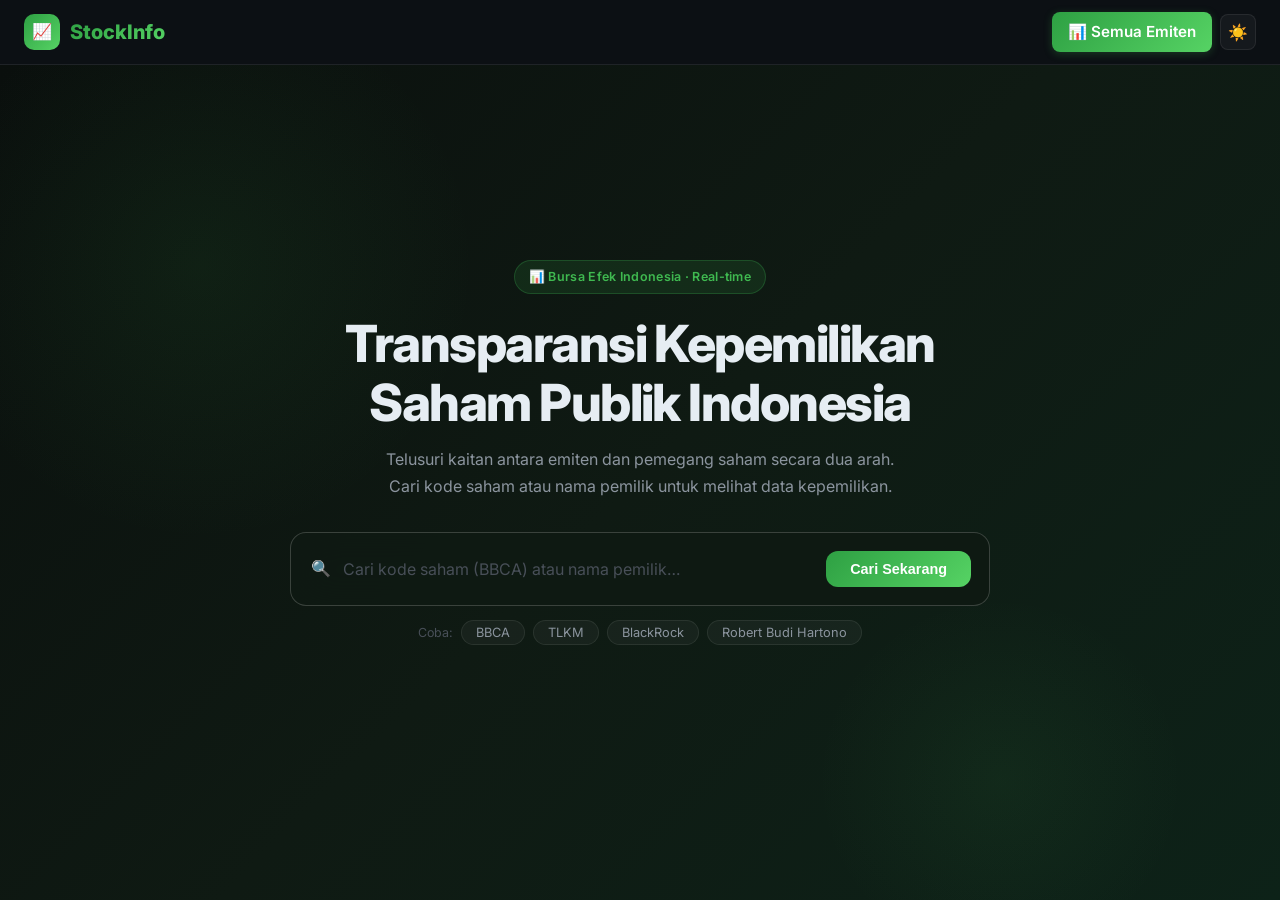
<file: index.html>
<!DOCTYPE html>
<html lang="id" data-theme="dark">

<head>
    <meta charset="UTF-8">
    <meta name="viewport" content="width=device-width, initial-scale=1.0">
    <title>StockInfo — Transparansi Kepemilikan Saham</title>
    <meta name="description" content="Platform transparansi kepemilikan saham publik Indonesia.">
    <link rel="stylesheet" href="assets/css/style.css?v=2">
    <style>
        /* Lock to one screen, no scroll */
        html,
        body {
            height: 100%;
            overflow: hidden;
        }

        .home-wrap {
            display: flex;
            flex-direction: column;
            height: 100vh;
        }

        /* Hero fills remaining space */
        .home-hero {
            flex: 1;
            display: flex;
            flex-direction: column;
            align-items: center;
            justify-content: center;
            padding: 0 24px 32px;
            background: var(--gradient-hero);
            position: relative;
            overflow: hidden;
        }

        /* Subtle green glow blobs */
        .home-hero::before {
            content: '';
            position: absolute;
            width: 600px;
            height: 600px;
            border-radius: 50%;
            background: radial-gradient(circle, rgba(63, 185, 80, 0.08) 0%, transparent 65%);
            top: -100px;
            left: -100px;
            pointer-events: none;
        }

        .home-hero::after {
            content: '';
            position: absolute;
            width: 400px;
            height: 400px;
            border-radius: 50%;
            background: radial-gradient(circle, rgba(86, 211, 100, 0.06) 0%, transparent 65%);
            bottom: -80px;
            right: 80px;
            pointer-events: none;
        }

        .home-content {
            position: relative;
            z-index: 1;
            text-align: center;
            max-width: 700px;
            width: 100%;
        }

        .hero-badge {
            display: inline-flex;
            align-items: center;
            gap: 6px;
            padding: 6px 14px;
            background: rgba(63, 185, 80, 0.12);
            border: 1px solid rgba(63, 185, 80, 0.25);
            border-radius: 20px;
            font-size: 0.78rem;
            font-weight: 600;
            color: var(--accent-green);
            margin-bottom: 20px;
            letter-spacing: 0.3px;
        }

        .home-h1 {
            font-size: clamp(2rem, 4vw, 3.2rem);
            font-weight: 800;
            line-height: 1.15;
            letter-spacing: -0.03em;
            margin-bottom: 14px;
        }

        .home-sub {
            font-size: 1rem;
            color: var(--text-secondary);
            line-height: 1.7;
            margin-bottom: 32px;
        }

        /* Search */
        .home-search-wrap {
            position: relative;
            margin-bottom: 14px;
        }

        .home-search-bar {
            display: flex;
            align-items: center;
            gap: 12px;
            background: var(--bg-card);
            border: 1px solid var(--border-hover);
            border-radius: var(--radius-lg);
            padding: 12px 12px 12px 20px;
            backdrop-filter: blur(20px);
            transition: border-color var(--transition), box-shadow var(--transition);
        }

        .home-search-bar:focus-within {
            border-color: var(--accent-green);
            box-shadow: 0 0 0 3px rgba(63, 185, 80, 0.15), var(--shadow-glow);
        }

        .home-search-bar input {
            flex: 1;
            background: none;
            border: none;
            outline: none;
            color: var(--text-primary);
            font-size: 1rem;
            font-family: inherit;
        }

        .home-search-bar input::placeholder {
            color: var(--text-muted);
        }

        .home-search-bar .search-btn {
            padding: 10px 24px;
            background: var(--gradient-accent);
            color: #fff;
            border: none;
            border-radius: var(--radius-md);
            font-weight: 600;
            font-size: 0.9rem;
            cursor: pointer;
            transition: opacity var(--transition), transform var(--transition);
            white-space: nowrap;
        }

        .home-search-bar .search-btn:hover {
            opacity: 0.88;
            transform: translateY(-1px);
        }

        .search-results {
            position: absolute;
            top: calc(100% + 8px);
            left: 0;
            right: 0;
            background: var(--bg-secondary);
            border: 1px solid var(--border);
            border-radius: var(--radius-md);
            box-shadow: var(--shadow-card);
            display: none;
            z-index: 200;
            max-height: 320px;
            overflow-y: auto;
        }

        .search-results.active {
            display: block;
        }

        /* Chips */
        .home-chips {
            display: flex;
            align-items: center;
            justify-content: center;
            gap: 8px;
            flex-wrap: wrap;
            font-size: 0.78rem;
            color: var(--text-muted);
            margin-bottom: 28px;
        }

        .home-chips .chip {
            padding: 4px 14px;
            background: var(--bg-glass);
            border: 1px solid var(--border);
            border-radius: 20px;
            cursor: pointer;
            font-size: 0.8rem;
            color: var(--text-secondary);
            transition: all var(--transition);
            font-family: inherit;
        }

        .home-chips .chip:hover {
            border-color: var(--accent-green);
            color: var(--accent-green);
            background: rgba(63, 185, 80, 0.08);
        }

        /* Browse CTA */
        .home-cta-link {
            display: inline-flex;
            align-items: center;
            gap: 10px;
            padding: 13px 32px;
            background: var(--gradient-accent);
            color: #fff;
            font-weight: 700;
            font-size: 0.95rem;
            border-radius: var(--radius-md);
            text-decoration: none;
            transition: opacity var(--transition), transform var(--transition), box-shadow var(--transition);
            box-shadow: 0 4px 20px rgba(63, 185, 80, 0.3);
        }

        .home-cta-link:hover {
            opacity: 0.9;
            transform: translateY(-2px);
            box-shadow: 0 8px 28px rgba(63, 185, 80, 0.4);
        }

        .home-cta-link .arrow {
            transition: transform var(--transition);
        }

        .home-cta-link:hover .arrow {
            transform: translateX(4px);
        }

        /* ---- Feature cards ---- */
        .home-features {
            display: grid;
            grid-template-columns: 1fr 1fr;
            gap: 12px;
            margin-top: 24px;
        }

        .feat-card {
            display: flex;
            align-items: center;
            gap: 12px;
            padding: 14px 16px;
            background: var(--bg-card);
            border: 1px solid var(--border);
            border-radius: var(--radius-md);
            backdrop-filter: blur(20px);
            text-decoration: none;
            color: var(--text-primary);
            transition: all var(--transition);
            position: relative;
            overflow: hidden;
        }

        .feat-card::before {
            content: '';
            position: absolute;
            inset: 0;
            background: linear-gradient(135deg, rgba(63, 185, 80, 0.06), transparent);
            opacity: 0;
            transition: opacity var(--transition);
        }

        .feat-card:hover {
            border-color: var(--accent-green);
            box-shadow: 0 4px 20px rgba(63, 185, 80, 0.18);
            transform: translateY(-2px);
            opacity: 1;
        }

        .feat-card:hover::before {
            opacity: 1;
        }

        .feat-icon {
            width: 40px;
            height: 40px;
            border-radius: 10px;
            background: rgba(63, 185, 80, 0.12);
            display: flex;
            align-items: center;
            justify-content: center;
            font-size: 1.1rem;
            flex-shrink: 0;
        }

        .feat-text {
            flex: 1;
        }

        .feat-title {
            font-weight: 700;
            font-size: 0.9rem;
            color: var(--text-primary);
        }

        .feat-sub {
            font-size: 0.75rem;
            color: var(--text-secondary);
            margin-top: 2px;
        }

        .feat-arrow {
            color: var(--accent-green);
            font-size: 1rem;
            transition: transform var(--transition);
        }

        .feat-card:hover .feat-arrow {
            transform: translateX(4px);
        }
    </style>
</head>

<body>
    <div class="home-wrap">

        <!-- NAVBAR -->
        <nav class="navbar">
            <div class="container navbar-inner">
                <a href="index.html" class="logo">
                    <div class="logo-icon">📈</div>
                    <span>StockInfo</span>
                </a>
                <div class="nav-actions">
                    <a href="stocks.html" class="nav-stocks-btn">📊 Semua Emiten</a>
                    <button class="theme-toggle" id="themeToggle" title="Toggle Dark/Light Mode">🌙</button>
                </div>
            </div>
        </nav>

        <!-- HERO — fills 100vh minus navbar -->
        <section class="home-hero">
            <div class="home-content">

                <div class="hero-badge">📊 Bursa Efek Indonesia · Real-time</div>

                <h1 class="home-h1">
                    Transparansi Kepemilikan<br>
                    <span class="gradient-text">Saham Publik Indonesia</span>
                </h1>

                <p class="home-sub">
                    Telusuri kaitan antara emiten dan pemegang saham secara dua arah.<br>
                    Cari kode saham atau nama pemilik untuk melihat data kepemilikan.
                </p>

                <!-- Search bar -->
                <div class="home-search-wrap">
                    <div class="home-search-bar">
                        <span>🔍</span>
                        <input type="text" id="heroSearch" placeholder="Cari kode saham (BBCA) atau nama pemilik…"
                            autocomplete="off">
                        <button class="search-btn" onclick="triggerSearch()">Cari Sekarang</button>
                    </div>
                    <div class="search-results" id="searchResults"></div>
                </div>

                <!-- Hint chips -->
                <div class="home-chips">
                    <span>Coba:</span>
                    <button class="chip" onclick="fillSearch('BBCA')">BBCA</button>
                    <button class="chip" onclick="fillSearch('TLKM')">TLKM</button>
                    <button class="chip" onclick="fillSearch('BlackRock')">BlackRock</button>
                    <button class="chip" onclick="fillSearch('Robert Budi')">Robert Budi Hartono</button>
                </div>


            </div>
        </section>

    </div><!-- .home-wrap -->

    <script src="assets/js/charts.js"></script>
    <script src="assets/js/app.js"></script>
    <script>
        function triggerSearch() {
            const q = document.getElementById('heroSearch').value.trim();
            if (q) doSearch(q, null, document.getElementById('searchResults'), true);
        }
        document.getElementById('heroSearch')?.addEventListener('keydown', e => {
            if (e.key === 'Enter') triggerSearch();
        });
    </script>
</body>

</html>
</file>
<file: assets/css/style.css>
/* ============================================================
   EquityLens — Global Stylesheet
   Dark / Light Mode + Glassmorphism Design System
   ============================================================ */

@import url('https://fonts.googleapis.com/css2?family=Inter:wght@300;400;500;600;700;800&display=swap');

/* ============================================================
   CSS Custom Properties (Theme Tokens)
   ============================================================ */
:root,
[data-theme="dark"] {
    --bg-primary: #0a0f0d;
    --bg-secondary: #0f1a13;
    --bg-tertiary: #142019;
    --bg-card: rgba(15, 26, 19, 0.88);
    --bg-glass: rgba(255, 255, 255, 0.04);
    --border: rgba(255, 255, 255, 0.08);
    --border-hover: rgba(255, 255, 255, 0.18);

    --text-primary: #e6edf3;
    --text-secondary: #8b949e;
    --text-muted: #484f58;

    --accent-blue: #3fb950;
    --accent-green: #3fb950;
    --accent-orange: #f0883e;
    --accent-purple: #56d364;
    --accent-red: #f85149;
    --accent-teal: #39d0c8;

    --gradient-hero: linear-gradient(135deg, #0a0f0d 0%, #0f1a13 50%, #0d2218 100%);
    --gradient-card: linear-gradient(135deg, rgba(63, 185, 80, 0.08) 0%, rgba(86, 211, 100, 0.04) 100%);
    --gradient-accent: linear-gradient(135deg, #2ea043, #56d364);

    --shadow-card: 0 4px 24px rgba(0, 0, 0, 0.4);
    --shadow-hover: 0 8px 32px rgba(63, 185, 80, 0.18);
    --shadow-glow: 0 0 40px rgba(63, 185, 80, 0.12);

    --radius-sm: 8px;
    --radius-md: 12px;
    --radius-lg: 16px;
    --radius-xl: 24px;

    --transition: 0.2s cubic-bezier(0.4, 0, 0.2, 1);
}

[data-theme="light"] {
    --bg-primary: #f0f6f1;
    --bg-secondary: #ffffff;
    --bg-tertiary: #f4faf5;
    --bg-card: rgba(255, 255, 255, 0.92);
    --bg-glass: rgba(0, 0, 0, 0.03);
    --border: rgba(0, 0, 0, 0.08);
    --border-hover: rgba(0, 0, 0, 0.18);

    --text-primary: #0d1117;
    --text-secondary: #57606a;
    --text-muted: #8c959f;

    --accent-blue: #1a7f37;
    --accent-green: #1a7f37;
    --accent-orange: #bc4c00;
    --accent-purple: #2da44e;
    --accent-red: #cf222e;
    --accent-teal: #0e8a7e;

    --gradient-hero: linear-gradient(135deg, #e8f5e9 0%, #f0faf1 50%, #e6f4ea 100%);
    --gradient-card: linear-gradient(135deg, rgba(26, 127, 55, 0.06) 0%, rgba(45, 164, 78, 0.03) 100%);
    --gradient-accent: linear-gradient(135deg, #1a7f37, #2da44e);

    --shadow-card: 0 2px 12px rgba(0, 0, 0, 0.08);
    --shadow-hover: 0 8px 24px rgba(26, 127, 55, 0.14);
    --shadow-glow: 0 0 30px rgba(26, 127, 55, 0.1);
}

/* ============================================================
   Reset & Base
   ============================================================ */
*,
*::before,
*::after {
    box-sizing: border-box;
    margin: 0;
    padding: 0;
}

html {
    scroll-behavior: smooth;
    font-size: 16px;
}

body {
    font-family: 'Inter', -apple-system, BlinkMacSystemFont, sans-serif;
    background: var(--bg-primary);
    color: var(--text-primary);
    line-height: 1.6;
    min-height: 100vh;
    transition: background var(--transition), color var(--transition);
}

a {
    color: var(--accent-blue);
    text-decoration: none;
    transition: opacity var(--transition);
}

a:hover {
    opacity: 0.8;
}

/* ============================================================
   Scrollbar
   ============================================================ */
::-webkit-scrollbar {
    width: 6px;
    height: 6px;
}

::-webkit-scrollbar-track {
    background: var(--bg-primary);
}

::-webkit-scrollbar-thumb {
    background: var(--border-hover);
    border-radius: 3px;
}

/* ============================================================
   Layout
   ============================================================ */
.container {
    max-width: 1280px;
    margin: 0 auto;
    padding: 0 24px;
}

.page-content {
    padding: 32px 0 80px;
}

/* ============================================================
   Navbar
   ============================================================ */
.navbar {
    position: sticky;
    top: 0;
    z-index: 100;
    background: rgba(13, 17, 23, 0.85);
    backdrop-filter: blur(20px);
    -webkit-backdrop-filter: blur(20px);
    border-bottom: 1px solid rgba(255, 255, 255, 0.08);
    transition: background var(--transition);
}

[data-theme="light"] .navbar {
    background: rgba(255, 255, 255, 0.92);
    border-bottom: 1px solid rgba(0, 0, 0, 0.08);
}

.navbar-inner {
    display: flex;
    align-items: center;
    justify-content: space-between;
    height: 64px;
    gap: 16px;
}

.logo {
    display: flex;
    align-items: center;
    gap: 10px;
    font-weight: 800;
    font-size: 1.25rem;
    color: var(--text-primary);
    white-space: nowrap;
    text-decoration: none;
}

.logo-icon {
    width: 36px;
    height: 36px;
    border-radius: 10px;
    background: var(--gradient-accent);
    display: flex;
    align-items: center;
    justify-content: center;
    font-size: 1rem;
    flex-shrink: 0;
}

.logo span {
    background: var(--gradient-accent);
    -webkit-background-clip: text;
    -webkit-text-fill-color: transparent;
    background-clip: text;
}

/* Navbar search */
.nav-search {
    flex: 1;
    max-width: 480px;
    position: relative;
}

.nav-search input {
    width: 100%;
    padding: 10px 16px 10px 44px;
    background: var(--bg-glass);
    border: 1px solid var(--border);
    border-radius: 10px;
    color: var(--text-primary);
    font-size: 0.875rem;
    font-family: inherit;
    outline: none;
    transition: border-color var(--transition), box-shadow var(--transition);
}

.nav-search input:focus {
    border-color: var(--accent-blue);
    box-shadow: 0 0 0 3px rgba(63, 185, 80, 0.15);
}

.nav-search input::placeholder {
    color: var(--text-muted);
}

.nav-search-icon {
    position: absolute;
    left: 14px;
    top: 50%;
    transform: translateY(-50%);
    color: var(--text-muted);
    pointer-events: none;
}

.nav-actions {
    display: flex;
    align-items: center;
    gap: 8px;
}

/* Nav: quick link to all stocks */
.nav-stocks-btn {
    display: inline-flex;
    align-items: center;
    gap: 8px;
    padding: 8px 16px;
    background: var(--gradient-accent);
    border: none;
    color: #fff;
    font-weight: 600;
    font-size: 0.95rem;
    border-radius: var(--radius-sm);
    text-decoration: none;
    white-space: nowrap;
    transition: all var(--transition);
    box-shadow: 0 2px 8px rgba(63, 185, 80, 0.25);
}

.nav-stocks-btn:hover {
    background: var(--accent-green);
    color: #fff;
    opacity: 0.9;
    box-shadow: 0 4px 14px rgba(63, 185, 80, 0.4);
    transform: translateY(-1px);
}

/* Theme Toggle */
.theme-toggle {
    width: 36px;
    height: 36px;
    border-radius: 8px;
    border: 1px solid var(--border);
    background: var(--bg-glass);
    color: var(--text-secondary);
    cursor: pointer;
    display: flex;
    align-items: center;
    justify-content: center;
    transition: all var(--transition);
    font-size: 1rem;
}

.theme-toggle:hover {
    border-color: var(--accent-blue);
    color: var(--accent-blue);
    background: rgba(63, 185, 80, 0.1);
}

/* ============================================================
   Hero Section (Index)
   ============================================================ */
.hero {
    background: var(--gradient-hero);
    padding: 80px 24px 64px;
    text-align: center;
    position: relative;
    overflow: hidden;
}

.hero::before {
    content: '';
    position: absolute;
    inset: 0;
    background: radial-gradient(ellipse 800px 500px at 50% 0%, rgba(63, 185, 80, 0.08) 0%, transparent 70%);
    pointer-events: none;
}

.hero-badge {
    display: inline-flex;
    align-items: center;
    gap: 6px;
    padding: 6px 14px;
    border-radius: 20px;
    border: 1px solid rgba(63, 185, 80, 0.3);
    background: rgba(63, 185, 80, 0.08);
    color: var(--accent-blue);
    font-size: 0.8rem;
    font-weight: 600;
    letter-spacing: 0.3px;
    margin-bottom: 24px;
}

.hero h1 {
    font-size: clamp(2rem, 5vw, 3.5rem);
    font-weight: 800;
    line-height: 1.15;
    margin-bottom: 16px;
    letter-spacing: -0.02em;
}

.hero h1 .gradient-text {
    background: var(--gradient-accent);
    -webkit-background-clip: text;
    -webkit-text-fill-color: transparent;
    background-clip: text;
}

.hero p {
    font-size: 1.1rem;
    color: var(--text-secondary);
    max-width: 560px;
    margin: 0 auto 40px;
}

/* ============================================================
   Search Bar (Hero)
   ============================================================ */
.search-container {
    max-width: 640px;
    margin: 0 auto;
}

.search-bar-wrap {
    position: relative;
    margin-bottom: 16px;
}

.search-bar {
    display: flex;
    align-items: center;
    background: var(--bg-card);
    border: 1px solid var(--border);
    border-radius: var(--radius-xl);
    overflow: hidden;
    box-shadow: var(--shadow-card);
    transition: border-color var(--transition), box-shadow var(--transition);
    backdrop-filter: blur(20px);
}

.search-bar:focus-within {
    border-color: var(--accent-blue);
    box-shadow: var(--shadow-hover), 0 0 0 3px rgba(63, 185, 80, 0.1);
}

.search-bar-icon {
    padding: 0 16px;
    color: var(--text-muted);
    flex-shrink: 0;
    font-size: 1.1rem;
}

.search-bar input {
    flex: 1;
    padding: 18px 8px;
    background: transparent;
    border: none;
    color: var(--text-primary);
    font-size: 1rem;
    font-family: inherit;
    outline: none;
}

.search-bar input::placeholder {
    color: var(--text-muted);
}

.search-btn {
    margin: 6px;
    padding: 12px 24px;
    border-radius: 18px;
    border: none;
    background: var(--gradient-accent);
    color: #fff;
    font-weight: 600;
    font-size: 0.9rem;
    cursor: pointer;
    transition: opacity var(--transition), transform var(--transition);
    white-space: nowrap;
}

.search-btn:hover {
    opacity: 0.88;
    transform: translateY(-1px);
}

.search-btn:active {
    transform: translateY(0);
}

.search-hints {
    display: flex;
    align-items: center;
    justify-content: center;
    gap: 16px;
    flex-wrap: wrap;
}

.search-hint-chip {
    padding: 5px 12px;
    border-radius: 20px;
    border: 1px solid var(--border);
    background: var(--bg-glass);
    color: var(--text-secondary);
    font-size: 0.8rem;
    cursor: pointer;
    transition: all var(--transition);
}

.search-hint-chip:hover {
    border-color: var(--accent-blue);
    color: var(--accent-blue);
    background: rgba(63, 185, 80, 0.08);
}

/* ============================================================
   Search Results Dropdown
   ============================================================ */
.search-results {
    position: absolute;
    top: calc(100% + 8px);
    left: 0;
    right: 0;
    background: var(--bg-secondary);
    border: 1px solid var(--border);
    border-radius: var(--radius-md);
    box-shadow: var(--shadow-card);
    z-index: 200;
    max-height: 400px;
    overflow-y: auto;
    display: none;
}

.search-results.active {
    display: block;
}

.search-result-section {
    padding: 4px 0;
}

.search-result-label {
    padding: 8px 16px 4px;
    font-size: 0.7rem;
    font-weight: 700;
    color: var(--text-muted);
    text-transform: uppercase;
    letter-spacing: 0.8px;
    border-top: 1px solid var(--border);
    margin-top: 4px;
    display: flex;
    align-items: center;
    gap: 6px;
}

.search-result-section:first-child .search-result-label {
    border-top: none;
    margin-top: 0;
}

.search-result-item {
    display: flex;
    align-items: center;
    gap: 12px;
    padding: 10px 16px;
    cursor: pointer;
    transition: background var(--transition);
}

.search-result-item:hover {
    background: var(--bg-glass);
}

.sri-icon {
    width: 34px;
    height: 34px;
    border-radius: 8px;
    display: flex;
    align-items: center;
    justify-content: center;
    font-size: 0.72rem;
    font-weight: 700;
    flex-shrink: 0;
}

.sri-icon.stock {
    background: rgba(63, 185, 80, 0.15);
    color: var(--accent-blue);
}

.sri-icon.holder {
    background: rgba(86, 211, 100, 0.15);
    color: var(--accent-purple);
}

.sri-title {
    font-weight: 500;
    font-size: 0.875rem;
}

.sri-sub {
    font-size: 0.78rem;
    color: var(--text-secondary);
}

/* ============================================================
   Stats Cards
   ============================================================ */
.stats-grid {
    display: grid;
    grid-template-columns: repeat(auto-fit, minmax(220px, 1fr));
    gap: 16px;
    margin: 48px 0 32px;
}

.stat-card {
    background: var(--bg-card);
    border: 1px solid var(--border);
    border-radius: var(--radius-lg);
    padding: 24px;
    position: relative;
    overflow: hidden;
    backdrop-filter: blur(20px);
    transition: transform var(--transition), box-shadow var(--transition), border-color var(--transition);
    cursor: default;
}

.stat-card::before {
    content: '';
    position: absolute;
    top: 0;
    left: 0;
    right: 0;
    height: 2px;
    background: var(--gradient-accent);
    opacity: 0;
    transition: opacity var(--transition);
}

.stat-card:hover {
    transform: translateY(-2px);
    box-shadow: var(--shadow-hover);
    border-color: var(--border-hover);
}

.stat-card:hover::before {
    opacity: 1;
}

.stat-icon {
    width: 42px;
    height: 42px;
    border-radius: 10px;
    display: flex;
    align-items: center;
    justify-content: center;
    margin-bottom: 16px;
    font-size: 1.1rem;
}

.stat-icon.blue {
    background: rgba(63, 185, 80, 0.12);
    color: var(--accent-blue);
}

.stat-icon.green {
    background: rgba(63, 185, 80, 0.12);
    color: var(--accent-green);
}

.stat-icon.purple {
    background: rgba(86, 211, 100, 0.12);
    color: var(--accent-purple);
}

.stat-icon.orange {
    background: rgba(45, 164, 78, 0.12);
    color: var(--accent-orange);
}

.stat-value {
    font-size: 1.75rem;
    font-weight: 800;
    letter-spacing: -0.03em;
    line-height: 1;
    margin-bottom: 6px;
}

.stat-label {
    font-size: 0.85rem;
    color: var(--text-secondary);
}

/* ============================================================
   Cards & Sections
   ============================================================ */
.section-header {
    display: flex;
    align-items: center;
    justify-content: space-between;
    margin-bottom: 20px;
    gap: 12px;
}

.section-title {
    font-size: 1.1rem;
    font-weight: 700;
    display: flex;
    align-items: center;
    gap: 8px;
}

.section-subtitle {
    font-size: 0.85rem;
    color: var(--text-secondary);
}

.card {
    background: var(--bg-card);
    border: 1px solid var(--border);
    border-radius: var(--radius-lg);
    backdrop-filter: blur(20px);
    overflow: hidden;
    transition: box-shadow var(--transition);
}

.card-header {
    padding: 20px 24px;
    border-bottom: 1px solid var(--border);
}

.card-body {
    padding: 24px;
}

/* ============================================================
   Tables
   ============================================================ */
.table-wrapper {
    overflow-x: auto;
}

table.data-table {
    width: 100%;
    border-collapse: collapse;
    font-size: 0.875rem;
}

table.data-table thead th {
    padding: 12px 16px;
    text-align: left;
    font-weight: 600;
    font-size: 0.78rem;
    text-transform: uppercase;
    letter-spacing: 0.5px;
    color: var(--text-muted);
    border-bottom: 1px solid var(--border);
    white-space: nowrap;
    cursor: pointer;
    user-select: none;
    transition: color var(--transition);
}

table.data-table thead th:hover {
    color: var(--text-primary);
}

table.data-table thead th.sorted {
    color: var(--accent-blue);
}

table.data-table thead th .sort-icon {
    margin-left: 4px;
    opacity: 0.5;
}

table.data-table thead th.sorted .sort-icon {
    opacity: 1;
}

table.data-table tbody tr {
    border-bottom: 1px solid var(--border);
    transition: background var(--transition);
}

table.data-table tbody tr:last-child {
    border-bottom: none;
}

table.data-table tbody tr:hover {
    background: var(--bg-glass);
}

table.data-table tbody td {
    padding: 14px 16px;
    color: var(--text-primary);
    vertical-align: middle;
}

/* Ticker badge */
.ticker-badge {
    display: inline-flex;
    align-items: center;
    padding: 4px 10px;
    border-radius: 6px;
    font-size: 0.8rem;
    font-weight: 700;
    background: rgba(63, 185, 80, 0.12);
    color: var(--accent-blue);
    border: 1px solid rgba(63, 185, 80, 0.2);
    letter-spacing: 0.5px;
    text-decoration: none;
    transition: all var(--transition);
}

.ticker-badge:hover {
    background: rgba(63, 185, 80, 0.2);
    border-color: var(--accent-blue);
}

/* Investor type badge */
.type-badge {
    padding: 3px 10px;
    border-radius: 20px;
    font-size: 0.75rem;
    font-weight: 600;
}

.type-badge.individual {
    background: rgba(63, 185, 80, 0.12);
    color: var(--accent-green);
}

.type-badge.institution {
    background: rgba(63, 185, 80, 0.12);
    color: var(--accent-blue);
}

.type-badge.government {
    background: rgba(45, 164, 78, 0.12);
    color: var(--accent-orange);
}

.type-badge.foreign {
    background: rgba(86, 211, 100, 0.12);
    color: var(--accent-purple);
}

/* Controlling badge */
.controlling-badge {
    padding: 3px 10px;
    border-radius: 20px;
    font-size: 0.75rem;
    font-weight: 600;
    background: rgba(245, 177, 65, 0.12);
    color: #f5b141;
}

/* ============================================================
   Profile Header (Stock / Holder)
   ============================================================ */
.profile-header {
    background: var(--bg-card);
    border: 1px solid var(--border);
    border-radius: var(--radius-xl);
    padding: 32px;
    margin-bottom: 24px;
    display: flex;
    align-items: flex-start;
    gap: 24px;
    backdrop-filter: blur(20px);
    position: relative;
    overflow: hidden;
}

.profile-header::before {
    content: '';
    position: absolute;
    top: 0;
    left: 0;
    right: 0;
    height: 3px;
    background: var(--gradient-accent);
}

.profile-avatar {
    width: 72px;
    height: 72px;
    border-radius: var(--radius-md);
    background: var(--gradient-accent);
    display: flex;
    align-items: center;
    justify-content: center;
    font-size: 1.75rem;
    font-weight: 800;
    color: #fff;
    flex-shrink: 0;
    letter-spacing: -1px;
}

.profile-meta {
    flex: 1;
    min-width: 0;
}

.profile-ticker {
    font-size: 0.8rem;
    font-weight: 600;
    color: var(--accent-blue);
    text-transform: uppercase;
    letter-spacing: 1px;
    margin-bottom: 4px;
}

.profile-name {
    font-size: 1.75rem;
    font-weight: 800;
    letter-spacing: -0.02em;
    line-height: 1.2;
    margin-bottom: 8px;
}

.profile-detail {
    font-size: 0.875rem;
    color: var(--text-secondary);
    display: flex;
    align-items: center;
    gap: 16px;
    flex-wrap: wrap;
}

.profile-detail-item {
    display: flex;
    align-items: center;
    gap: 5px;
}

/* ============================================================
   KPI Cards Row
   ============================================================ */
.kpi-grid {
    display: grid;
    grid-template-columns: repeat(auto-fit, minmax(200px, 1fr));
    gap: 16px;
    margin-bottom: 24px;
}

.kpi-card {
    background: var(--bg-card);
    border: 1px solid var(--border);
    border-radius: var(--radius-md);
    padding: 20px;
    backdrop-filter: blur(20px);
    transition: transform var(--transition), border-color var(--transition);
}

.kpi-card:hover {
    transform: translateY(-2px);
    border-color: var(--border-hover);
}

.kpi-label {
    font-size: 0.78rem;
    font-weight: 600;
    color: var(--text-muted);
    text-transform: uppercase;
    letter-spacing: 0.5px;
    margin-bottom: 8px;
}

.kpi-value {
    font-size: 1.4rem;
    font-weight: 800;
    letter-spacing: -0.02em;
    line-height: 1;
}

.kpi-sub {
    font-size: 0.8rem;
    color: var(--text-secondary);
    margin-top: 4px;
}

.kpi-value.blue {
    color: var(--accent-blue);
}

.kpi-value.green {
    color: var(--accent-green);
}

.kpi-value.orange {
    color: var(--accent-orange);
}

.kpi-value.purple {
    color: var(--accent-purple);
}

/* ============================================================
   Donut Chart
   ============================================================ */
.chart-section {
    display: grid;
    grid-template-columns: 1fr 1fr;
    gap: 24px;
    margin-bottom: 24px;
}

@media (max-width: 768px) {
    .chart-section {
        grid-template-columns: 1fr;
    }
}

.chart-card {
    background: var(--bg-card);
    border: 1px solid var(--border);
    border-radius: var(--radius-lg);
    padding: 24px;
    backdrop-filter: blur(20px);
}

.chart-canvas-wrap {
    position: relative;
    max-width: 260px;
    margin: 0 auto 20px;
}

.chart-legend {
    display: flex;
    flex-direction: column;
    gap: 8px;
    max-height: 200px;
    overflow-y: auto;
}

.legend-item {
    display: flex;
    align-items: center;
    gap: 10px;
    font-size: 0.82rem;
}

.legend-dot {
    width: 10px;
    height: 10px;
    border-radius: 3px;
    flex-shrink: 0;
}

.legend-name {
    flex: 1;
    color: var(--text-secondary);
    white-space: nowrap;
    overflow: hidden;
    text-overflow: ellipsis;
}

.legend-pct {
    font-weight: 600;
    color: var(--text-primary);
}

/* ============================================================
   Breadcrumb
   ============================================================ */
.breadcrumb {
    display: inline-flex;
    align-items: center;
    gap: 0;
    margin-bottom: 24px;
    font-size: 0.8rem;
    color: var(--text-secondary);
    flex-wrap: wrap;
    background: var(--bg-card);
    border: 1px solid var(--border);
    border-radius: var(--radius-sm);
    overflow: hidden;
    backdrop-filter: blur(12px);
}

.breadcrumb a,
.breadcrumb span {
    display: inline-flex;
    align-items: center;
    padding: 7px 14px;
    border-right: 1px solid var(--border);
    white-space: nowrap;
    transition: background var(--transition), color var(--transition);
    color: var(--text-secondary);
    text-decoration: none;
}

.breadcrumb a {
    color: var(--accent-blue);
    font-weight: 500;
}

.breadcrumb a:hover {
    background: var(--bg-glass);
    opacity: 1;
}

.breadcrumb-sep {
    padding: 7px 6px !important;
    border-right: none !important;
    color: var(--text-muted);
    font-size: 0.75rem;
}

.breadcrumb-current {
    color: var(--text-primary) !important;
    font-weight: 600;
    border-right: none !important;
    background: var(--bg-glass);
}

/* ============================================================
   Free Float Progress Bar
   ============================================================ */
.ownership-bar-wrap {
    margin-top: 12px;
}

.ownership-bar-labels {
    display: flex;
    justify-content: space-between;
    font-size: 0.78rem;
    color: var(--text-secondary);
    margin-bottom: 6px;
}

.ownership-bar {
    height: 8px;
    border-radius: 4px;
    background: var(--bg-glass);
    border: 1px solid var(--border);
    overflow: hidden;
}

.ownership-bar-fill {
    height: 100%;
    border-radius: 4px;
    background: var(--gradient-accent);
    transition: width 0.8s cubic-bezier(0.4, 0, 0.2, 1);
}

/* ============================================================
   Loading & Empty States
   ============================================================ */
.skeleton {
    background: linear-gradient(90deg, var(--bg-glass) 25%, var(--border) 50%, var(--bg-glass) 75%);
    background-size: 200% 100%;
    animation: shimmer 1.5s infinite;
    border-radius: 6px;
}

@keyframes shimmer {
    0% {
        background-position: 200% 0;
    }

    100% {
        background-position: -200% 0;
    }
}

.empty-state {
    text-align: center;
    padding: 48px 24px;
    color: var(--text-secondary);
}

.empty-state-icon {
    font-size: 3rem;
    margin-bottom: 16px;
    opacity: 0.5;
}

.empty-state h3 {
    margin-bottom: 8px;
    color: var(--text-primary);
}

/* ============================================================
   Sector Tag
   ============================================================ */
.sector-tag {
    padding: 3px 10px;
    background: var(--bg-glass);
    border: 1px solid var(--border);
    border-radius: 20px;
    font-size: 0.75rem;
    color: var(--text-secondary);
}

/* ============================================================
   Utilities
   ============================================================ */
.text-right {
    text-align: right;
}

.text-center {
    text-align: center;
}

.font-mono {
    font-family: 'SF Mono', 'Fira Code', monospace;
}

.fw-600 {
    font-weight: 600;
}

.fw-700 {
    font-weight: 700;
}

.text-secondary {
    color: var(--text-secondary);
}

.text-muted {
    color: var(--text-muted);
}

.text-blue {
    color: var(--accent-blue);
}

.text-green {
    color: var(--accent-green);
}

.text-orange {
    color: var(--accent-orange);
}

.d-flex {
    display: flex;
}

.align-center {
    align-items: center;
}

.gap-8 {
    gap: 8px;
}

.gap-12 {
    gap: 12px;
}

.mt-8 {
    margin-top: 8px;
}

.mt-16 {
    margin-top: 16px;
}

.mt-24 {
    margin-top: 24px;
}

/* ============================================================
   Responsive
   ============================================================ */
@media (max-width: 768px) {
    .hero {
        padding: 48px 16px 40px;
    }

    .kpi-grid {
        grid-template-columns: 1fr 1fr;
    }

    .profile-header {
        flex-direction: column;
    }

    .profile-avatar {
        align-self: flex-start;
    }

    .stats-grid {
        grid-template-columns: 1fr 1fr;
    }

    .container {
        padding: 0 16px;
    }

    .nav-search {
        display: none;
    }
}

@media (max-width: 480px) {
    .kpi-grid {
        grid-template-columns: 1fr;
    }

    .stats-grid {
        grid-template-columns: 1fr;
    }
}

/* ============================================================
   Footer
   ============================================================ */
.footer {
    border-top: 1px solid var(--border);
    padding: 24px;
    text-align: center;
    font-size: 0.82rem;
    color: var(--text-muted);
}

/* ============================================================
   Home CTA Banner
   ============================================================ */
.home-cta {
    display: flex;
    align-items: center;
    justify-content: space-between;
    gap: 24px;
    background: var(--bg-card);
    border: 1px solid var(--border);
    border-radius: var(--radius-lg);
    padding: 28px 32px;
    backdrop-filter: blur(20px);
    position: relative;
    overflow: hidden;
    flex-wrap: wrap;
}

.home-cta::before {
    content: '';
    position: absolute;
    inset: 0;
    background: var(--gradient-card);
    pointer-events: none;
}

.home-cta::after {
    content: '';
    position: absolute;
    top: 0;
    left: 0;
    right: 0;
    height: 2px;
    background: var(--gradient-accent);
}

.home-cta-text {
    display: flex;
    align-items: center;
    gap: 18px;
    flex: 1;
    min-width: 0;
}

.home-cta-icon {
    font-size: 2rem;
    flex-shrink: 0;
}

.home-cta-title {
    font-size: 1.1rem;
    font-weight: 700;
    margin-bottom: 4px;
    color: var(--text-primary);
}

.home-cta-sub {
    font-size: 0.85rem;
    color: var(--text-secondary);
}

.home-cta-btn {
    padding: 12px 28px;
    background: var(--gradient-accent);
    color: #fff;
    font-weight: 600;
    font-size: 0.9rem;
    border-radius: var(--radius-md);
    text-decoration: none;
    white-space: nowrap;
    transition: opacity var(--transition), transform var(--transition), box-shadow var(--transition);
    box-shadow: 0 4px 16px rgba(63, 185, 80, 0.25);
    flex-shrink: 0;
}

.home-cta-btn:hover {
    opacity: 0.9;
    transform: translateY(-2px);
    box-shadow: 0 8px 24px rgba(63, 185, 80, 0.35);
}

/* ============================================================
   Stocks Page Header
   ============================================================ */
.stocks-page-header {
    background: var(--bg-secondary);
    border-bottom: 1px solid var(--border);
    padding: 24px 0;
}

.stocks-page-title-row {
    display: flex;
    align-items: flex-end;
    justify-content: space-between;
    gap: 16px;
    flex-wrap: wrap;
    margin-top: 12px;
}

.stocks-page-h1 {
    font-size: 1.75rem;
    font-weight: 800;
    letter-spacing: -0.02em;
    margin-bottom: 4px;
}

.stocks-page-sub {
    font-size: 0.875rem;
    color: var(--text-secondary);
}

.stocks-filter-bar {
    display: flex;
    align-items: center;
    gap: 12px;
}

.table-filter-input {
    padding: 10px 16px;
    background: var(--bg-card);
    border: 1px solid var(--border);
    border-radius: var(--radius-md);
    color: var(--text-primary);
    font-size: 0.875rem;
    font-family: inherit;
    outline: none;
    min-width: 240px;
    transition: border-color var(--transition), box-shadow var(--transition);
}

.table-filter-input:focus {
    border-color: var(--accent-blue);
    box-shadow: 0 0 0 3px rgba(63, 185, 80, 0.12);
}

.table-filter-input::placeholder {
    color: var(--text-muted);
}


/* ============================================================
   Animations
   ============================================================ */
@keyframes fadeUp {
    from {
        opacity: 0;
        transform: translateY(16px);
    }

    to {
        opacity: 1;
        transform: translateY(0);
    }
}

.fade-up {
    animation: fadeUp 0.4s var(--transition) both;
}

.delay-1 {
    animation-delay: 0.05s;
}

.delay-2 {
    animation-delay: 0.1s;
}

.delay-3 {
    animation-delay: 0.15s;
}

.delay-4 {
    animation-delay: 0.2s;
}
</file>
